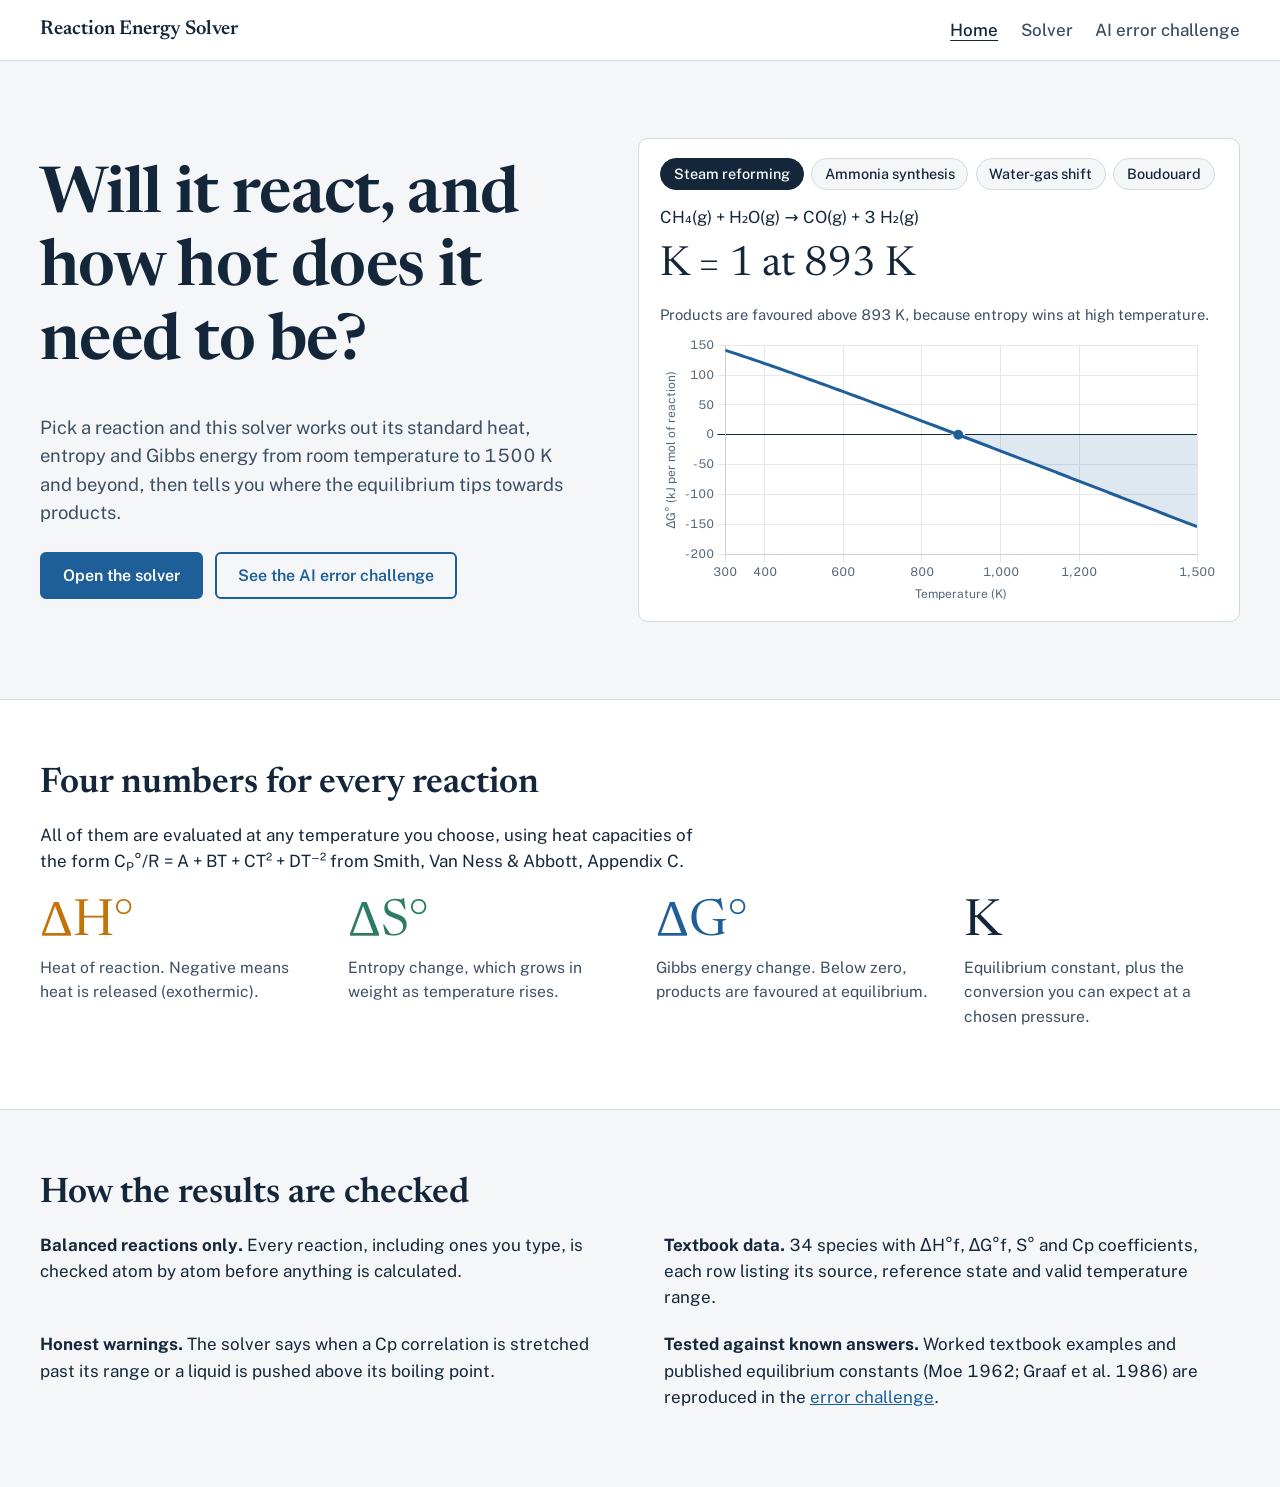
<file: thermo_web/index.html>
<!doctype html>
<html lang="en">
<head>
  <meta charset="utf-8">
  <meta name="viewport" content="width=device-width, initial-scale=1">
  <title>Reaction Energy Solver</title>
  <meta name="description" content="Standard heat, entropy and Gibbs energy of reaction as functions of temperature, with an AI error challenge.">
  <link rel="icon" href="data:image/svg+xml,<svg xmlns='http://www.w3.org/2000/svg' viewBox='0 0 100 100'><text y='.9em' font-size='90'>🔥</text></svg>">
  <link rel="preconnect" href="https://fonts.googleapis.com">
  <link rel="preconnect" href="https://fonts.gstatic.com" crossorigin>
  <link href="https://fonts.googleapis.com/css2?family=Newsreader:opsz,wght@6..72,500;6..72,600&family=Public+Sans:wght@400;500;600;700&display=swap" rel="stylesheet">
  <link rel="stylesheet" href="assets/css/site.css">
</head>
<body>
  <header class="site-header">
    <a class="brand" href="index.html">Reaction Energy Solver</a>
    <nav class="site-nav" aria-label="Main">
      <a href="index.html" aria-current="page">Home</a>
      <a href="solver.html">Solver</a>
      <a href="errors.html">AI error challenge</a>
    </nav>
  </header>

  <main>
    <section class="hero">
      <div>
        <h1>Will it react, and how hot does it need to be?</h1>
        <p class="lede">Pick a reaction and this solver works out its standard heat, entropy and
          Gibbs energy from room temperature to 1500 K and beyond, then tells you where the
          equilibrium tips towards products.</p>
        <div class="actions">
          <a class="btn btn-primary" href="setup.html">Open the solver</a>
          <a class="btn btn-secondary" href="errors.html">See the AI error challenge</a>
        </div>
      </div>

      <div class="demo" aria-label="Live example">
        <div class="chips" role="group" aria-label="Example reaction" id="chips"></div>
        <p class="demo-eq" id="demo-eq"></p>
        <p class="demo-result" id="demo-result"></p>
        <p class="demo-note" id="demo-note"></p>
        <div class="demo-chart"><canvas id="demo-chart" aria-label="Standard Gibbs energy of reaction against temperature"></canvas></div>
      </div>
    </section>

    <section class="band alt">
      <div class="band-inner">
        <h2>Four numbers for every reaction</h2>
        <p>All of them are evaluated at any temperature you choose, using heat capacities of the form
          C<sub>P</sub>°/R = A + BT + CT² + DT⁻² from Smith, Van Ness &amp; Abbott, Appendix C.</p>
        <div class="quantities">
          <div><div class="sym h">ΔH°</div><p>Heat of reaction. Negative means heat is released (exothermic).</p></div>
          <div><div class="sym s">ΔS°</div><p>Entropy change, which grows in weight as temperature rises.</p></div>
          <div><div class="sym g">ΔG°</div><p>Gibbs energy change. Below zero, products are favoured at equilibrium.</p></div>
          <div><div class="sym k">K</div><p>Equilibrium constant, plus the conversion you can expect at a chosen pressure.</p></div>
        </div>
      </div>
    </section>

    <section class="band">
      <div class="band-inner">
        <h2>How the results are checked</h2>
        <div class="checks">
          <p><strong>Balanced reactions only.</strong> Every reaction, including ones you type, is checked
            atom by atom before anything is calculated.</p>
          <p><strong>Textbook data.</strong> 34 species with ΔH°f, ΔG°f, S° and Cp coefficients, each row
            listing its source, reference state and valid temperature range.</p>
          <p><strong>Honest warnings.</strong> The solver says when a Cp correlation is stretched past its
            range or a liquid is pushed above its boiling point.</p>
          <p><strong>Tested against known answers.</strong> Worked textbook examples and published
            equilibrium constants (Moe 1962; Graaf et al. 1986) are reproduced in the
            <a href="errors.html">error challenge</a>.</p>
        </div>
      </div>
    </section>
  </main>

  <script src="assets/vendor/chart.umd.js"></script>
  <script src="assets/js/data.js"></script>
  <script src="assets/js/thermo.js"></script>
  <script>
  (function () {
    const db = Thermo.loadSpecies(THERMO_DATA.species);
    const EXAMPLES = [
      ["Steam reforming", "CH4 + H2O(g) -> CO + 3 H2"],
      ["Ammonia synthesis", "N2 + 3 H2 -> 2 NH3"],
      ["Water-gas shift", "CO + H2O(g) -> CO2 + H2"],
      ["Boudouard", "2 CO -> C(s) + CO2"],
    ];
    const TLO = 298.15, THI = 1500;
    const chipsEl = document.getElementById("chips");
    let chart = null;

    function show(i) {
      [...chipsEl.children].forEach((c, j) => c.setAttribute("aria-pressed", String(i === j)));
      const [name, eq] = EXAMPLES[i];
      const rx = new Thermo.Reaction(Thermo.parseReaction(eq, db), db);
      document.getElementById("demo-eq").textContent = rx.equation();
      const roots = rx.crossovers(TLO, THI);
      const lowSideFavoured = rx.dG(TLO) < 0;
      const res = document.getElementById("demo-result");
      const note = document.getElementById("demo-note");
      if (roots.length) {
        res.textContent = `K = 1 at ${Math.round(roots[0])} K`;
        note.textContent = lowSideFavoured
          ? `Products are favoured below ${Math.round(roots[0])} K, because the reaction is exothermic.`
          : `Products are favoured above ${Math.round(roots[0])} K, because entropy wins at high temperature.`;
      } else {
        res.textContent = lowSideFavoured ? "Favoured throughout" : "Unfavoured throughout";
        note.textContent = "ΔG° keeps the same sign between 298 and 1500 K.";
      }
      const pts = [];
      for (let k = 0; k <= 120; k++) { const T = TLO + (THI - TLO) * k / 120; pts.push({ x: T, y: rx.dG(T) / 1000 }); }
      const ds = {
        label: "ΔG° (kJ/mol)", data: pts, borderColor: "#1f5f99", borderWidth: 3, pointRadius: 0,
        fill: { target: "origin", above: "rgba(0,0,0,0)", below: "rgba(31,95,153,0.14)" },
      };
      const marks = { label: "K = 1", data: roots.map(r => ({ x: r, y: 0 })), type: "scatter",
        pointRadius: 6, pointBackgroundColor: "#1f5f99", pointBorderColor: "#fff", pointBorderWidth: 2 };
      if (chart) { chart.data.datasets = [ds, marks]; chart.update(); return; }
      Chart.defaults.font.family = getComputedStyle(document.body).fontFamily;
      Chart.defaults.color = "#566878";
      chart = new Chart(document.getElementById("demo-chart"), {
        type: "line", data: { datasets: [ds, marks] },
        options: {
          maintainAspectRatio: false, animation: { duration: 400 },
          plugins: { legend: { display: false },
            tooltip: { callbacks: { label: c => `ΔG° = ${c.parsed.y.toFixed(1)} kJ/mol at ${c.parsed.x.toFixed(0)} K` } } },
          interaction: { mode: "nearest", axis: "x", intersect: false },
          scales: {
            x: { type: "linear", min: 300, max: THI, title: { display: true, text: "Temperature (K)" } },
            y: { title: { display: true, text: "ΔG° (kJ per mol of reaction)" },
                 grid: { color: c => c.tick.value === 0 ? "#14273a" : "#e3e9ee" } },
          },
        },
      });
    }

    EXAMPLES.forEach(([name], i) => {
      const b = document.createElement("button");
      b.className = "chip"; b.type = "button"; b.textContent = name;
      b.addEventListener("click", () => show(i));
      chipsEl.appendChild(b);
    });
    show(0);
  })();
  </script>
</body>
</html>
</file>
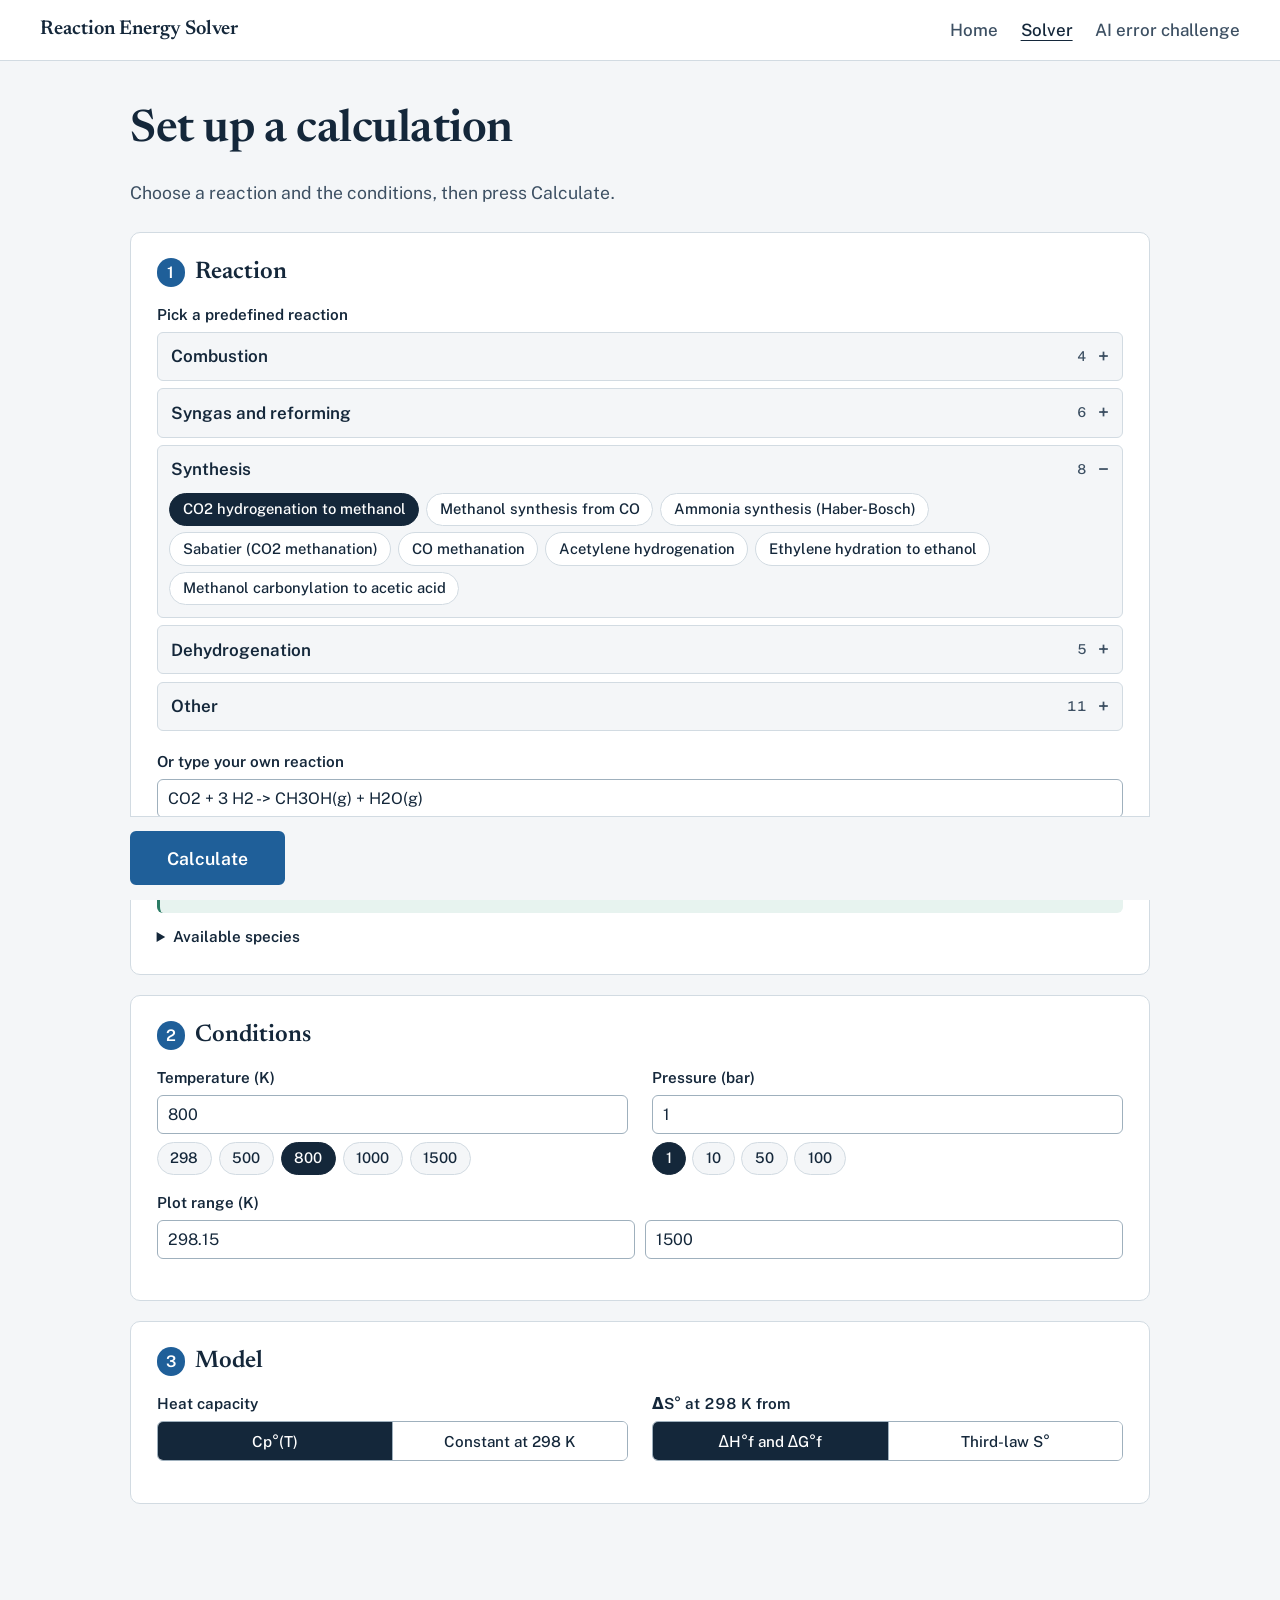
<file: thermo_web/plots.html>
<!doctype html>
<html lang="en">
<head>
  <meta charset="utf-8">
  <meta name="viewport" content="width=device-width, initial-scale=1">
  <title>Plots | Reaction Energy Solver</title>
  <!-- No parameters means nothing to plot yet: go to the setup page first. -->
  <script>if (!location.search) location.replace("setup.html");</script>
  <link rel="icon" href="data:image/svg+xml,<svg xmlns='http://www.w3.org/2000/svg' viewBox='0 0 100 100'><text y='.9em' font-size='90'>🔥</text></svg>">
  <link rel="preconnect" href="https://fonts.googleapis.com">
  <link rel="preconnect" href="https://fonts.gstatic.com" crossorigin>
  <link href="https://fonts.googleapis.com/css2?family=Newsreader:opsz,wght@6..72,500;6..72,600&family=Public+Sans:wght@400;500;600;700&display=swap" rel="stylesheet">
  <link rel="stylesheet" href="assets/css/site.css">
</head>
<body>
  <header class="site-header">
    <a class="brand" href="index.html">Reaction Energy Solver</a>
    <nav class="site-nav" aria-label="Main">
      <a href="index.html">Home</a>
      <a href="setup.html" aria-current="page">Solver</a>
      <a href="errors.html">AI error challenge</a>
    </nav>
  </header>

  <main class="page results">
    <section class="summary-bar" aria-label="Current setup">
      <div class="sb-head">
        <h1 class="equation" id="eq-title"></h1>
        <p class="sb-meta" id="sb-meta"></p>
        <p class="note" id="eq-note"></p>
      </div>
      <div class="sb-actions sb-row">
        <a class="btn btn-primary btn-sm" id="act-back" href="solver.html">← Back to values</a>
        <a class="btn btn-secondary btn-sm" id="act-edit" href="setup.html">Edit setup</a>
      </div>
    </section>

    <div id="messages"></div>

    <section class="plots" id="plots" aria-labelledby="plots-title">
      <h2 id="plots-title">Plots</h2>
      <p class="small">The dashed line on each plot marks the chosen T (or P on the pressure plot), labelled with the values there.</p>
      <div class="plot-grid" id="plot-grid"></div>
    </section>
  </main>

  <dialog class="plot-dialog" id="plot-dialog" aria-labelledby="dlg-title">
    <div class="dlg-inner">
      <div class="dlg-head">
        <h2 id="dlg-title"></h2>
        <button type="button" class="dlg-close" id="dlg-close" aria-label="Close">×</button>
      </div>
      <p class="dlg-text" id="dlg-text"></p>
      <div class="dlg-tools">
        <div id="dlg-toggles"></div>
        <button type="button" class="btn btn-secondary btn-sm" id="dlg-csv">Download CSV</button>
      </div>
      <div class="chart-box dlg-chart"><canvas id="c-modal"></canvas></div>
      <div class="dlg-caveat" id="dlg-caveat"></div>
    </div>
  </dialog>

  <script src="assets/vendor/chart.umd.js"></script>
  <script src="assets/js/data.js"></script>
  <script src="assets/js/thermo.js"></script>
  <script src="assets/js/plots.js"></script>
</body>
</html>
</file>
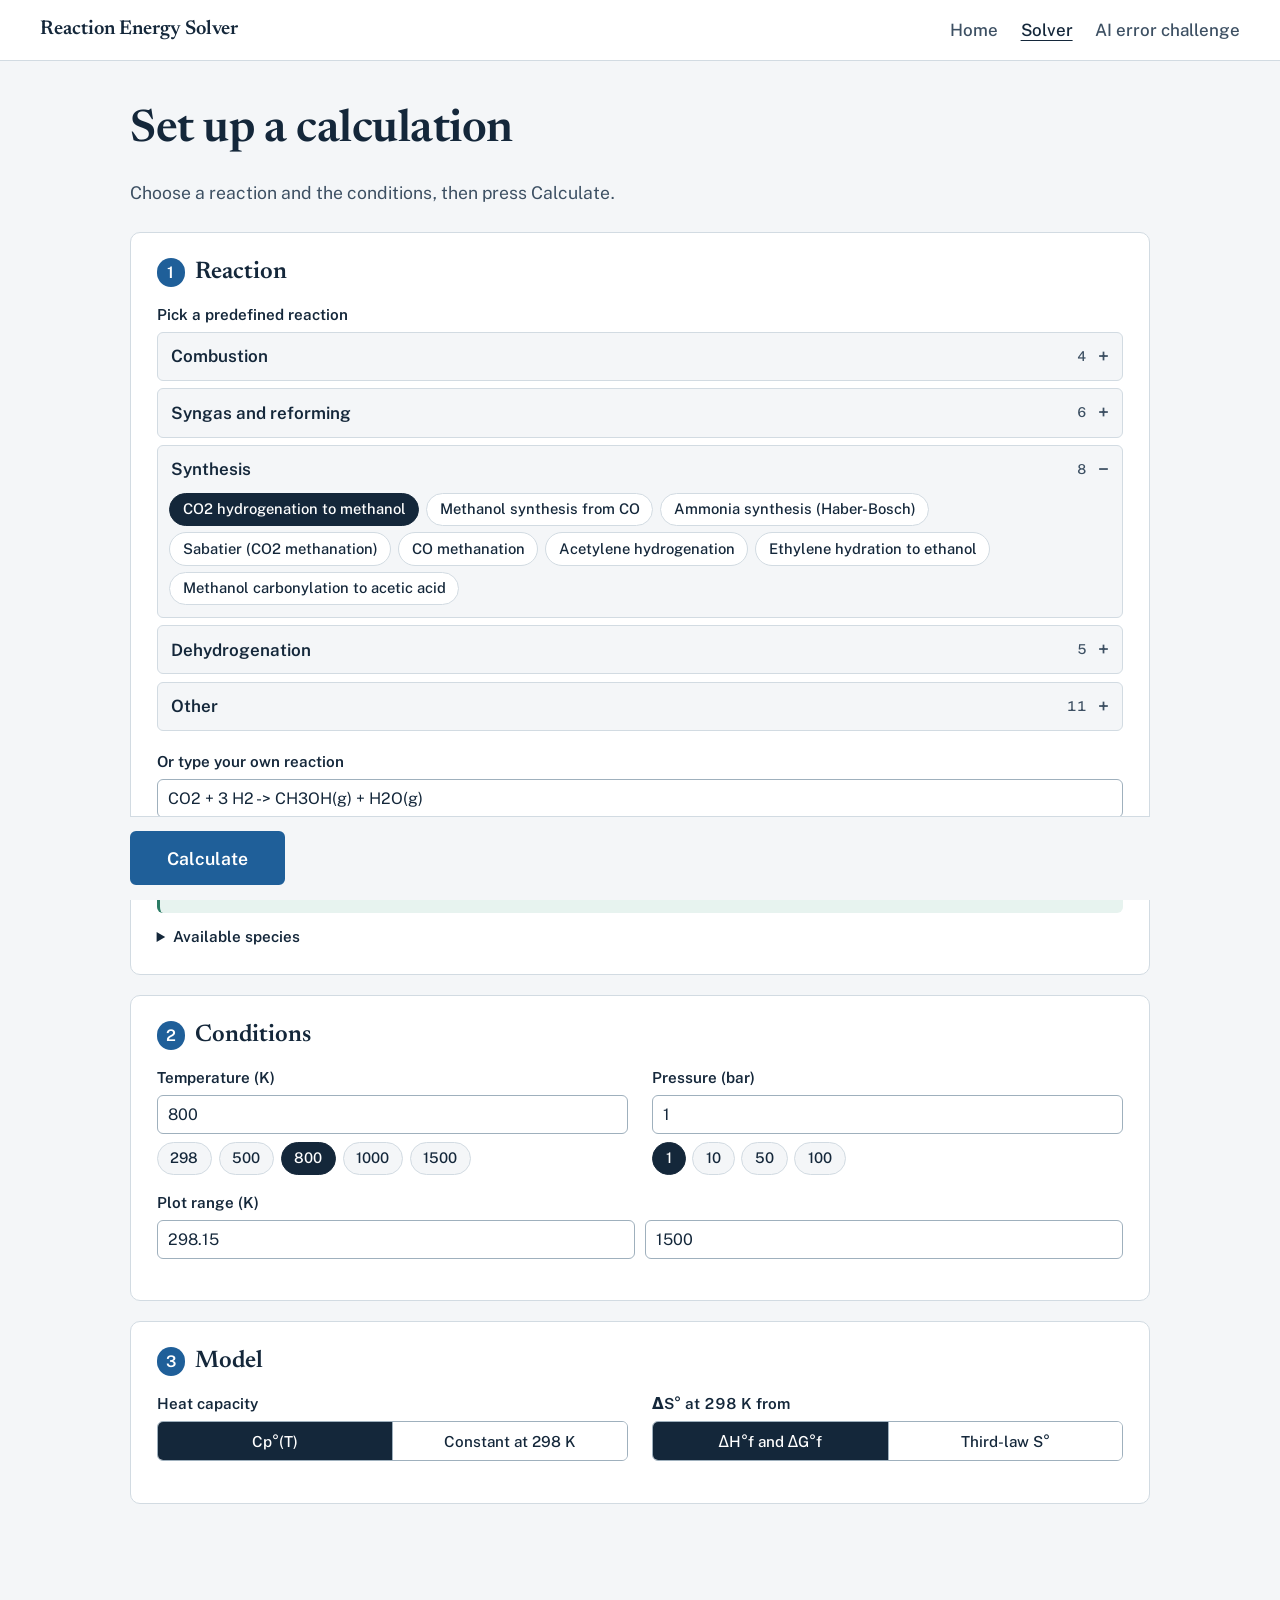
<file: thermo_web/setup.html>
<!doctype html>
<html lang="en">
<head>
  <meta charset="utf-8">
  <meta name="viewport" content="width=device-width, initial-scale=1">
  <title>Set up | Reaction Energy Solver</title>
  <link rel="icon" href="data:image/svg+xml,<svg xmlns='http://www.w3.org/2000/svg' viewBox='0 0 100 100'><text y='.9em' font-size='90'>🔥</text></svg>">
  <link rel="preconnect" href="https://fonts.googleapis.com">
  <link rel="preconnect" href="https://fonts.gstatic.com" crossorigin>
  <link href="https://fonts.googleapis.com/css2?family=Newsreader:opsz,wght@6..72,500;6..72,600&family=Public+Sans:wght@400;500;600;700&display=swap" rel="stylesheet">
  <link rel="stylesheet" href="assets/css/site.css">
</head>
<body>
  <header class="site-header">
    <a class="brand" href="index.html">Reaction Energy Solver</a>
    <nav class="site-nav" aria-label="Main">
      <a href="index.html">Home</a>
      <a href="setup.html" aria-current="page">Solver</a>
      <a href="errors.html">AI error challenge</a>
    </nav>
  </header>

  <main class="page setup">
    <h1 class="page-title">Set up a calculation</h1>
    <p class="lede">Choose a reaction and the conditions, then press Calculate.</p>

    <form id="setup-form" novalidate>
      <section class="card" aria-labelledby="h-reaction">
        <h2 id="h-reaction"><span class="step">1</span> Reaction</h2>
        <p class="label">Pick a predefined reaction</p>
        <div id="presets"></div>
        <div class="field" style="margin-top:1.2rem">
          <label for="eq">Or type your own reaction</label>
          <input id="eq" type="text" spellcheck="false" autocomplete="off">
          <div class="hint">Use the species ids, e.g. CH4, H2O(l), C(s). Fractions like 1/2 work. No phase means gas.</div>
        </div>
        <div class="eq-check" id="eq-check" role="status" aria-live="polite"></div>
        <details class="species-list">
          <summary>Available species</summary>
          <div class="grid" id="species-list"></div>
        </details>
      </section>

      <section class="card" aria-labelledby="h-cond">
        <h2 id="h-cond"><span class="step">2</span> Conditions</h2>
        <div class="cond-grid">
          <div class="field">
            <label for="T">Temperature (K)</label>
            <input id="T" type="number" min="200" max="3000" step="50">
            <div class="quick" id="T-quick" role="group" aria-label="Quick temperature">
              <button type="button" class="chip" data-v="298.15">298</button>
              <button type="button" class="chip" data-v="500">500</button>
              <button type="button" class="chip" data-v="800">800</button>
              <button type="button" class="chip" data-v="1000">1000</button>
              <button type="button" class="chip" data-v="1500">1500</button>
            </div>
          </div>
          <div class="field">
            <label for="P">Pressure (bar)</label>
            <input id="P" type="number" min="0.01" max="1000" step="1">
            <div class="quick" id="P-quick" role="group" aria-label="Quick pressure">
              <button type="button" class="chip" data-v="1">1</button>
              <button type="button" class="chip" data-v="10">10</button>
              <button type="button" class="chip" data-v="50">50</button>
              <button type="button" class="chip" data-v="100">100</button>
            </div>
          </div>
        </div>
        <div class="field">
          <span class="label" id="range-label">Plot range (K)</span>
          <div class="row2" role="group" aria-labelledby="range-label">
            <input id="tlo" type="number" min="200" max="2990" step="10" aria-label="Lowest temperature on plots (K)">
            <input id="thi" type="number" min="210" max="3000" step="10" aria-label="Highest temperature on plots (K)">
          </div>
        </div>
      </section>

      <section class="card" aria-labelledby="h-model">
        <h2 id="h-model"><span class="step">3</span> Model</h2>
        <div class="cond-grid">
          <div class="field">
            <span class="label" id="cp-label">Heat capacity</span>
            <div class="seg" id="cp" role="group" aria-labelledby="cp-label">
              <button type="button" data-v="variable">Cp°(T)</button>
              <button type="button" data-v="constant">Constant at 298 K</button>
            </div>
          </div>
          <div class="field">
            <span class="label" id="s-label">ΔS° at 298 K from</span>
            <div class="seg" id="sroute" role="group" aria-labelledby="s-label">
              <button type="button" data-v="gibbs">ΔH°f and ΔG°f</button>
              <button type="button" data-v="third_law">Third-law S°</button>
            </div>
          </div>
        </div>
      </section>

      <div class="calc-bar">
        <button type="submit" class="btn btn-primary btn-lg" id="calc">Calculate</button>
        <span class="calc-msg" id="calc-msg" aria-live="polite"></span>
      </div>
    </form>
  </main>

  <script src="assets/js/data.js"></script>
  <script src="assets/js/thermo.js"></script>
  <script src="assets/js/setup.js"></script>
</body>
</html>
</file>
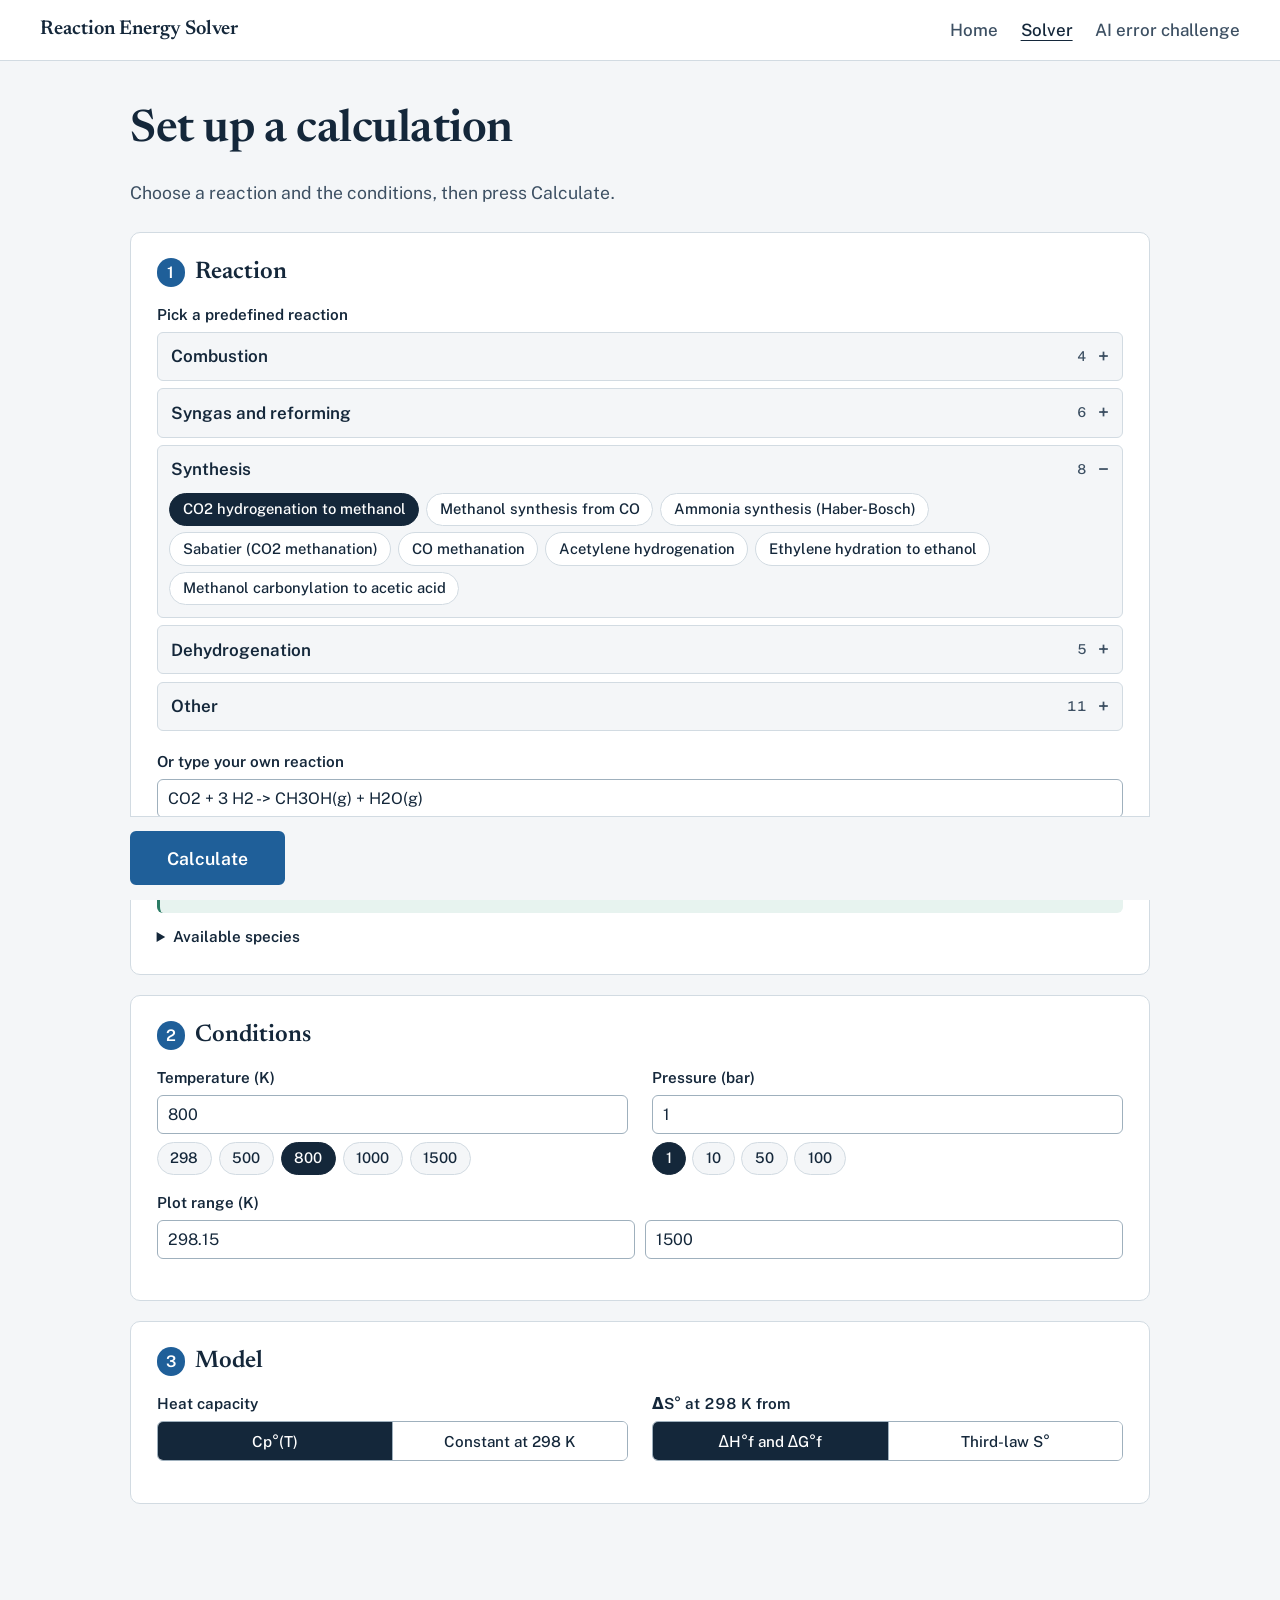
<file: thermo_web/solver.html>
<!doctype html>
<html lang="en">
<head>
  <meta charset="utf-8">
  <meta name="viewport" content="width=device-width, initial-scale=1">
  <title>Results | Reaction Energy Solver</title>
  <!-- No parameters means nothing to calculate yet: go to the setup page first.
       Older links (slides) that ask for a plot with ?tab=trends|cp|pressure go to the plots page. -->
  <script>
    (function () {
      if (!location.search) return location.replace("setup.html");
      var tab = new URLSearchParams(location.search).get("tab");
      if (tab === "trends" || tab === "cp" || tab === "pressure") location.replace("plots.html" + location.search);
    })();
  </script>
  <link rel="icon" href="data:image/svg+xml,<svg xmlns='http://www.w3.org/2000/svg' viewBox='0 0 100 100'><text y='.9em' font-size='90'>🔥</text></svg>">
  <link rel="preconnect" href="https://fonts.googleapis.com">
  <link rel="preconnect" href="https://fonts.gstatic.com" crossorigin>
  <link href="https://fonts.googleapis.com/css2?family=Newsreader:opsz,wght@6..72,500;6..72,600&family=Public+Sans:wght@400;500;600;700&display=swap" rel="stylesheet">
  <link rel="stylesheet" href="assets/css/site.css">
</head>
<body>
  <header class="site-header">
    <a class="brand" href="index.html">Reaction Energy Solver</a>
    <nav class="site-nav" aria-label="Main">
      <a href="index.html">Home</a>
      <a href="setup.html" aria-current="page">Solver</a>
      <a href="errors.html">AI error challenge</a>
    </nav>
  </header>

  <main class="page results">
    <section class="summary-bar" aria-label="Current setup">
      <div class="sb-head">
        <h1 class="equation" id="eq-title"></h1>
        <p class="sb-meta" id="sb-meta"></p>
        <p class="note" id="eq-note"></p>
      </div>
      <div class="sb-controls">
        <div class="sb-field sb-reaction">
          <label for="q-preset">Reaction</label>
          <select id="q-preset"></select>
        </div>
        <div class="sb-field">
          <label for="q-T">T (K)</label>
          <input id="q-T" type="number" min="200" max="3000" step="50">
        </div>
        <div class="sb-field">
          <label for="q-P">P (bar)</label>
          <input id="q-P" type="number" min="0.01" max="1000" step="1">
        </div>
        <div class="sb-actions">
          <a class="btn btn-primary btn-sm" id="act-plots" href="plots.html">View plots →</a>
          <a class="btn btn-secondary btn-sm" id="act-edit" href="setup.html">Edit setup</a>
          <button type="button" class="btn btn-secondary btn-sm" id="act-link">Copy link</button>
          <button type="button" class="btn btn-secondary btn-sm" id="act-reset">Reset</button>
        </div>
      </div>
      <p class="toolbar-status" id="act-status" role="status" aria-live="polite"></p>
    </section>

    <div id="messages"></div>
    <div id="numbers"></div>

    <div id="result-body">
      <section class="plots-cta">
        <div>
          <h2>Plots</h2>
          <p>ΔH°, ΔG°, TΔS°, ln K, ΔS°, the Cp° comparison and equilibrium conversion against T and P, with the values at your T marked on each.</p>
        </div>
        <a class="btn btn-primary" id="act-plots-2" href="plots.html">View plots →</a>
      </section>

      <section class="more" aria-label="Details">
        <details id="sec-sens">
          <summary>Sensible heat breakdown</summary>
          <div class="details-body" id="panel-sens"></div>
        </details>
        <details id="sec-method">
          <summary>Method and equations</summary>
          <div class="details-body" id="panel-method"></div>
        </details>
        <details id="sec-data">
          <summary>Species data and sources</summary>
          <div class="details-body" id="panel-data"></div>
        </details>
      </section>
    </div>
  </main>

  <script src="assets/js/data.js"></script>
  <script src="assets/js/thermo.js"></script>
  <script src="assets/js/solver.js"></script>
</body>
</html>
</file>
<file: thermo_web/assets/css/site.css>
/* Reaction Energy Solver - shared styles */
:root {
  color-scheme: light;
  --paper: #f4f6f8;
  --surface: #ffffff;
  --ink: #14273a;
  --muted: #3d5063;      /* darkened for WCAG AA on --paper and --surface */
  --label: #33475a;
  --value: #0b1724;
  --rule: #d2dbe2;
  --heat: #c2730a;       /* enthalpy */
  --gibbs: #1f5f99;      /* Gibbs energy */
  --entropy: #2c7c65;    /* entropy */
  --alert: #a8322a;
  --alert-bg: #fbecea;
  --warn-ink: #6e4600;
  --warn-bg: #fff4de;
  --ok-bg: #e7f3ef;
  --info-bg: #e9f0f7;
  --serif: "Newsreader", "Iowan Old Style", Georgia, "Times New Roman", serif;
  --sans: "Public Sans", system-ui, -apple-system, "Segoe UI", Roboto, Arial, sans-serif;
  --radius: 6px;
}

*, *::before, *::after { box-sizing: border-box; }
html { -webkit-text-size-adjust: 100%; }
body {
  margin: 0; background: var(--paper); color: var(--ink);
  font: 17px/1.55 var(--sans); font-variant-numeric: tabular-nums;
}
h1, h2, h3 { font-family: var(--serif); font-weight: 600; line-height: 1.15; margin: 0 0 .5em; }
h1 { font-size: clamp(2.3rem, 5vw, 4rem); letter-spacing: -0.01em; }
h2 { font-size: clamp(1.6rem, 3vw, 2.2rem); }
h3 { font-size: 1.3rem; }
p { margin: 0 0 1em; max-width: 68ch; }
a { color: var(--gibbs); }
a:focus-visible, button:focus-visible, input:focus-visible, select:focus-visible, summary:focus-visible {
  outline: 3px solid var(--gibbs); outline-offset: 2px;
}
sub, sup { font-size: 0.72em; line-height: 0; }

/* ---------- header ---------- */
.site-header {
  display: flex; align-items: center; justify-content: space-between; gap: 1rem;
  padding: 0.9rem clamp(1rem, 4vw, 2.5rem); background: var(--surface);
  border-bottom: 1px solid var(--rule);
}
.brand { font-family: var(--serif); font-size: 1.25rem; font-weight: 600; color: var(--ink); text-decoration: none; }
.site-nav { display: flex; gap: 1.4rem; flex-wrap: wrap; }
.site-nav a { color: var(--muted); text-decoration: none; font-weight: 500; }
.site-nav a:hover, .site-nav a[aria-current="page"] { color: var(--ink); text-decoration: underline; text-underline-offset: 4px; }

/* ---------- buttons ---------- */
.btn {
  display: inline-block; padding: 0.75rem 1.3rem; border-radius: var(--radius);
  font: 600 1rem var(--sans); text-decoration: none; border: 2px solid var(--gibbs); cursor: pointer;
}
.btn-primary { background: var(--gibbs); color: #fff; }
.btn-primary:hover { background: #174a78; border-color: #174a78; }
.btn-secondary { background: transparent; color: var(--gibbs); }
.btn-secondary:hover { background: var(--info-bg); }

/* ---------- homepage ---------- */
.hero {
  display: grid; grid-template-columns: minmax(0, 1fr) minmax(0, 1.1fr); gap: clamp(1.5rem, 4vw, 3.5rem);
  align-items: center; padding: clamp(2rem, 6vw, 5rem) clamp(1rem, 4vw, 2.5rem);
  max-width: 1280px; margin: 0 auto;
}
.hero p.lede { font-size: 1.15rem; color: var(--muted); }
.hero .actions { display: flex; gap: 0.8rem; flex-wrap: wrap; margin-top: 1.5rem; }
.demo {
  background: var(--surface); border: 1px solid var(--rule); border-radius: 10px;
  padding: 1.2rem 1.3rem 1rem;
}
.chips { display: flex; flex-wrap: wrap; gap: 0.45rem; margin-bottom: 0.9rem; }
.chip {
  font: 500 0.9rem var(--sans); padding: 0.4rem 0.8rem; border-radius: 999px;
  border: 1px solid var(--rule); background: var(--paper); color: var(--ink); cursor: pointer;
}
.chip[aria-pressed="true"] { background: var(--ink); border-color: var(--ink); color: #fff; }
.demo-eq { font-size: 1.05rem; margin: 0 0 0.2rem; }
.demo-result { font-family: var(--serif); font-size: clamp(1.8rem, 3.4vw, 2.6rem); margin: 0.1rem 0 0.4rem; }
.demo-note { color: var(--muted); font-size: 0.92rem; margin: 0; }
.demo-chart { position: relative; height: 270px; margin-top: 0.5rem; }

.band { padding: clamp(2rem, 5vw, 4rem) clamp(1rem, 4vw, 2.5rem); }
.band-inner { max-width: 1280px; margin: 0 auto; }
.band.alt { background: var(--surface); border-top: 1px solid var(--rule); border-bottom: 1px solid var(--rule); }
.quantities { display: grid; grid-template-columns: repeat(4, minmax(0, 1fr)); gap: 2rem; margin-top: 1.5rem; }
.quantities .sym { font-family: var(--serif); font-size: 3.2rem; line-height: 1; margin-bottom: 0.4rem; }
.quantities p { color: var(--muted); font-size: 0.98rem; }
.sym.h { color: var(--heat); } .sym.g { color: var(--gibbs); } .sym.s { color: var(--entropy); } .sym.k { color: var(--ink); }
.checks { display: grid; grid-template-columns: repeat(2, minmax(0, 1fr)); gap: 0.5rem 3rem; margin-top: 1rem; }
.checks p { margin: 0 0 0.8rem; }
.site-footer { padding: 2rem clamp(1rem, 4vw, 2.5rem); color: var(--muted); font-size: 0.92rem; }
.site-footer p { max-width: none; margin: 0.2rem 0; }

/* ---------- solver: shared ---------- */
.page { max-width: 1100px; margin: 0 auto; padding: clamp(1.5rem, 4vw, 2.75rem) clamp(1rem, 4vw, 2.5rem) 4rem; }
.page-title { font-size: clamp(2rem, 4vw, 2.8rem); }
.page .lede { font-size: 1.1rem; color: var(--muted); margin-bottom: 1.6rem; }
.field { margin-bottom: 1rem; }
.field label, .field .label, p.label { display: block; font-weight: 600; font-size: 0.95rem; margin-bottom: 0.35rem; }
.field .hint { font-size: 0.88rem; color: var(--muted); margin-top: 0.35rem; }
input[type="text"], input[type="number"], select {
  width: 100%; font: 1rem var(--sans); color: var(--ink); background: var(--surface);
  padding: 0.55rem 0.65rem; border: 1px solid #9fb0bd; border-radius: var(--radius);
}
.row2 { display: grid; grid-template-columns: 1fr 1fr; gap: 0.6rem; }
.seg { display: grid; grid-template-columns: 1fr 1fr; border: 1px solid #9fb0bd; border-radius: var(--radius); overflow: hidden; }
.seg button {
  font: 500 0.95rem var(--sans); padding: 0.6rem 0.4rem; border: 0; background: var(--surface);
  color: var(--ink); cursor: pointer; line-height: 1.25;
}
.seg button + button { border-left: 1px solid #9fb0bd; }
.seg button[aria-pressed="true"] { background: var(--ink); color: #fff; }
details.species-list { margin-top: 0.8rem; }
details.species-list summary { cursor: pointer; font-weight: 600; font-size: 0.95rem; }
.species-list .grid { columns: 3 14rem; font-size: 0.88rem; margin-top: 0.5rem; }
.species-list code { font-family: var(--sans); font-weight: 600; }

.btn-sm { padding: 0.5rem 0.95rem; font-size: 0.95rem; }
.btn-lg { padding: 0.9rem 2.2rem; font-size: 1.1rem; }
.btn:disabled { opacity: 0.45; cursor: not-allowed; }
.small { font-size: 0.9rem; color: var(--muted); }

/* quick-pick chips (presets, temperature, pressure) */
.quick { display: flex; flex-wrap: wrap; gap: 0.4rem; margin-top: 0.5rem; }
.quick .chip { font-size: 0.92rem; padding: 0.4rem 0.8rem; line-height: 1.25; text-align: left; }
.quick .chip:hover { border-color: var(--ink); }
.preset-group { border: 1px solid var(--rule); border-radius: var(--radius); background: var(--paper); }
.preset-group + .preset-group { margin-top: 0.45rem; }
.preset-group summary {
  cursor: pointer; padding: 0.65rem 0.85rem; font-weight: 600;
  display: flex; align-items: center; list-style: none;
}
.preset-group summary::-webkit-details-marker { display: none; }
.preset-group summary::after { content: "+"; font-size: 1.2rem; line-height: 1; color: var(--muted); }
.preset-group[open] summary::after { content: "−"; }
.preset-group summary:hover { background: var(--info-bg); }
.preset-group .count { margin-left: auto; margin-right: 0.7rem; font-size: 0.85rem; font-weight: 500; color: var(--muted); }
.preset-group .quick { padding: 0 0.7rem 0.75rem; margin-top: 0; }
.preset-group .chip { background: var(--surface); }
.preset-group .chip[aria-pressed="true"] { background: var(--ink); }

/* messages */
.msg { padding: 0.45rem 0.8rem; border-radius: var(--radius); border-left: 3px solid transparent; margin: 0.4rem 0; font-size: 0.95rem; }
.msg ul { margin: 0; padding-left: 1.1rem; }
.msg.ok { background: var(--ok-bg); border-left-color: var(--entropy); }
.msg.warn { background: var(--warn-bg); color: var(--warn-ink); border-left-color: #c2730a; }
.msg.err { background: var(--alert-bg); color: var(--alert); font-weight: 500; border-left-color: var(--alert); }
.msg.info { background: var(--info-bg); border-left-color: var(--gibbs); }

/* ---------- setup page ---------- */
.card { background: var(--surface); border: 1px solid var(--rule); border-radius: 10px; padding: clamp(1rem, 3vw, 1.6rem); margin-bottom: 1.2rem; }
.card h2 { font-size: 1.5rem; display: flex; align-items: center; gap: 0.6rem; margin-bottom: 1rem; }
.step {
  display: inline-grid; place-items: center; width: 1.8rem; height: 1.8rem; border-radius: 50%;
  background: var(--gibbs); color: #fff; font: 600 1rem var(--sans);
}
.cond-grid { display: grid; grid-template-columns: repeat(2, minmax(0, 1fr)); gap: 0 1.5rem; }
.eq-check .msg { display: flex; flex-wrap: wrap; gap: 0.3rem 1rem; align-items: baseline; padding-block: 0.6rem; }
.check-eq { font-family: var(--serif); font-size: 1.3rem; font-weight: 600; color: var(--ink); }
.calc-bar {
  position: sticky; bottom: 0; z-index: 2; display: flex; flex-wrap: wrap; align-items: center; gap: 0.6rem 1rem;
  background: var(--paper); border-top: 1px solid var(--rule);
  padding: 0.9rem 0 calc(0.9rem + env(safe-area-inset-bottom, 0px));
}
.calc-msg { color: var(--alert); font-weight: 500; font-size: 0.95rem; }

/* ---------- results page ---------- */
.summary-bar { background: var(--surface); border: 1px solid var(--rule); border-radius: 10px; padding: clamp(1rem, 3vw, 1.5rem); margin-bottom: 1.2rem; }
.equation { font-family: var(--serif); font-size: clamp(1.7rem, 3.4vw, 2.5rem); margin: 0 0 0.3rem; overflow-wrap: anywhere; }
.sb-meta { color: var(--label); font-weight: 500; margin: 0 0 0.2rem; max-width: none; }
.note { color: var(--muted); margin: 0; }
.sb-controls {
  display: grid; grid-template-columns: minmax(0, 2.2fr) minmax(0, 0.8fr) minmax(0, 0.8fr) auto;
  gap: 0.8rem; align-items: end; margin-top: 1.1rem; padding-top: 1.1rem; border-top: 1px solid var(--rule);
}
.sb-field label { display: block; font-weight: 600; font-size: 0.88rem; margin-bottom: 0.25rem; color: var(--label); }
.sb-actions { display: flex; flex-wrap: wrap; gap: 0.4rem; }
.toolbar-status { font-size: 0.92rem; color: var(--entropy); font-weight: 600; overflow-wrap: anywhere; margin: 0.5rem 0 0; min-height: 0; }
.toolbar-status:empty { display: none; }

.values { margin-top: 1.6rem; }
.values-title { font-family: var(--sans); font-size: 1.05rem; font-weight: 700; color: var(--ink); margin: 1.8rem 0 0.9rem; padding-bottom: 0.4rem; border-bottom: 1px solid var(--rule); }
.values-title:first-child { margin-top: 0; }
.values-row { display: grid; grid-template-columns: repeat(auto-fit, minmax(200px, 1fr)); gap: 1.2rem 1.4rem; }
/* Four values per row on wide screens, so both rows line up. Conversion has the longest label,
   so it gets a double-width cell on its own line. */
@media (min-width: 1000px) { .values-row { grid-template-columns: repeat(4, minmax(0, 1fr)); } }
.val.conv { grid-column: span 2; }
.val .v-label { font-size: 1.1rem; color: var(--label); line-height: 1.35; }
.val .v-label::before {
  content: ""; display: inline-block; width: 0.6rem; height: 0.6rem; border-radius: 50%;
  background: var(--dot, var(--ink)); margin-right: 0.45rem; vertical-align: 0.05em;
}
.val.h { --dot: var(--heat); } .val.g { --dot: var(--gibbs); } .val.s { --dot: var(--entropy); }
.val .v-num { font-size: 2rem; font-weight: 600; color: var(--value); line-height: 1.2; margin-top: 0.15rem; white-space: nowrap; }
.val .v-tag { font-size: 0.9rem; font-weight: 600; }
.v-tag.exo { color: #a35f00; } .v-tag.endo { color: var(--gibbs); }
.verdict { list-style: none; padding: 0.2rem 0 0.2rem 1rem; border-left: 3px solid var(--gibbs); margin: 2rem 0 0.8rem; }
.verdict li { margin: 0.3rem 0; max-width: 75ch; }

.sb-row { margin-top: 1.1rem; padding-top: 1.1rem; border-top: 1px solid var(--rule); }
.plots-cta {
  margin-top: 2.4rem; display: flex; flex-wrap: wrap; align-items: center; justify-content: space-between; gap: 1rem 2rem;
  background: var(--surface); border: 1px solid var(--rule); border-left: 4px solid var(--gibbs); border-radius: 10px; padding: 1.2rem 1.4rem;
}
.plots-cta h2 { font-size: 1.6rem; margin-bottom: 0.3rem; }
.plots-cta p { margin: 0; color: var(--label); }
.plots { margin-top: 2rem; }
.plots h2, .more h2 { font-size: 1.8rem; }
.plot-grid { display: grid; grid-template-columns: repeat(2, minmax(0, 1fr)); gap: 1.2rem; }
.plot-card {
  background: var(--surface); border: 1px solid var(--rule); border-radius: 10px;
  padding: 1.1rem 1.2rem 1.2rem; display: flex; flex-direction: column; gap: 0.7rem;
}
.plot-card h3 { font-family: var(--sans); font-size: 1.1rem; font-weight: 700; margin: 0; }
.plot-card p { margin: 0; font-size: 0.97rem; color: var(--label); }
.plot-card .btn { align-self: flex-start; margin-top: auto; }
.chart-box { position: relative; height: 380px; background: var(--surface); border: 1px solid var(--rule); border-radius: var(--radius); padding: 0.6rem; }
.chart-box.preview { height: 220px; padding: 0.3rem; }

.line-toggles { display: flex; flex-wrap: wrap; align-items: center; gap: 0.5rem; }
.line-toggles .label { font-weight: 600; font-size: 0.95rem; margin-right: 0.2rem; }
.line-toggle {
  --c: var(--ink);
  font: 600 0.98rem var(--sans); padding: 0.45rem 1rem; border-radius: 999px; cursor: pointer;
  border: 2px solid var(--c); background: var(--surface); color: var(--c);
}
.line-toggle::before { content: "○ "; }
.line-toggle[aria-pressed="true"] { background: var(--c); color: #fff; }
.line-toggle[aria-pressed="true"]::before { content: "✓ "; }
.line-toggle.h { --c: #a35f00; } .line-toggle.g { --c: var(--gibbs); } .line-toggle.s { --c: var(--entropy); }

.plot-dialog {
  width: min(80vw, 1400px); max-width: 95vw; max-height: 94vh; padding: 0; border: 0;
  border-radius: 12px; background: var(--surface); color: var(--ink); box-shadow: 0 20px 60px rgba(11, 23, 36, 0.35);
}
.plot-dialog::backdrop { background: rgba(11, 23, 36, 0.55); }
.dlg-inner { padding: 1.2rem clamp(1rem, 2.5vw, 1.8rem) 1.4rem; }
.dlg-head { display: flex; align-items: flex-start; gap: 1rem; }
.dlg-head h2 { font-size: clamp(1.3rem, 2.4vw, 1.8rem); margin: 0; flex: 1; }
.dlg-close {
  font: 400 1.8rem/1 var(--sans); width: 2.6rem; height: 2.6rem; border-radius: 50%; flex: none;
  border: 1px solid var(--rule); background: var(--paper); color: var(--ink); cursor: pointer;
}
.dlg-close:hover { background: var(--info-bg); }
.dlg-text { margin: 0.6rem 0 0.8rem; color: var(--label); max-width: 90ch; }
.dlg-tools { display: flex; flex-wrap: wrap; align-items: center; justify-content: space-between; gap: 0.6rem; margin-bottom: 0.8rem; }
.dlg-chart { height: 66vh; min-height: 280px; }
.dlg-caveat { margin-top: 0.8rem; }
.dlg-caveat p { margin: 0.3rem 0; }

.more { margin-top: 2.6rem; display: grid; gap: 0.6rem; }
.more details { background: var(--surface); border: 1px solid var(--rule); border-radius: 10px; }
.more summary { cursor: pointer; padding: 1rem 1.2rem; font: 600 1.1rem var(--sans); }
.more summary:hover { background: var(--info-bg); border-radius: 10px; }
.details-body { padding: 0 1.2rem 1.2rem; }
.details-body h3 { margin-top: 1.2rem; }

.table-wrap { overflow-x: auto; margin: 0.6rem 0 1rem; }
.table-wrap.narrow { max-width: 420px; }
table.data { border-collapse: collapse; width: 100%; background: var(--surface); font-size: 0.95rem; }
table.data th, table.data td { padding: 0.45rem 0.7rem; border-bottom: 1px solid var(--rule); text-align: right; white-space: nowrap; }
table.data th { font-weight: 600; background: #eef2f5; }
table.data td:first-child, table.data th:first-child { text-align: left; }
table.data td.left, table.data th.left { text-align: left; white-space: normal; }
table.data tr.total td { font-weight: 700; }
.eqn { font-family: var(--serif); font-size: 1.15rem; background: var(--paper); border: 1px solid var(--rule); border-radius: var(--radius); padding: 0.8rem 1rem; margin: 0.5rem 0 1rem; overflow-x: auto; }
.eqn var { font-style: italic; }

/* ---------- responsive ---------- */
@media (max-width: 900px) {
  .hero { grid-template-columns: 1fr; }
  .quantities { grid-template-columns: repeat(2, minmax(0, 1fr)); }
  .checks { grid-template-columns: 1fr; }
  .sb-controls { grid-template-columns: minmax(0, 1fr) minmax(0, 1fr); }
  .sb-reaction, .sb-actions { grid-column: 1 / -1; }
  .plot-grid { grid-template-columns: minmax(0, 1fr); }
}
@media (max-width: 560px) {
  .cond-grid { grid-template-columns: minmax(0, 1fr); }
  .values-row { grid-template-columns: repeat(2, minmax(0, 1fr)); gap: 1rem; }
  .val .v-num { font-size: 1.55rem; }
  .val .v-label { font-size: 1rem; }
  .val.conv { grid-column: 1 / -1; }
  .plot-dialog { width: 95vw; }
  .dlg-chart { height: 60vh; }
  .site-nav { gap: 0.9rem; }
}
@media (prefers-reduced-motion: reduce) {
  * { transition: none !important; animation: none !important; }
}
</file>
